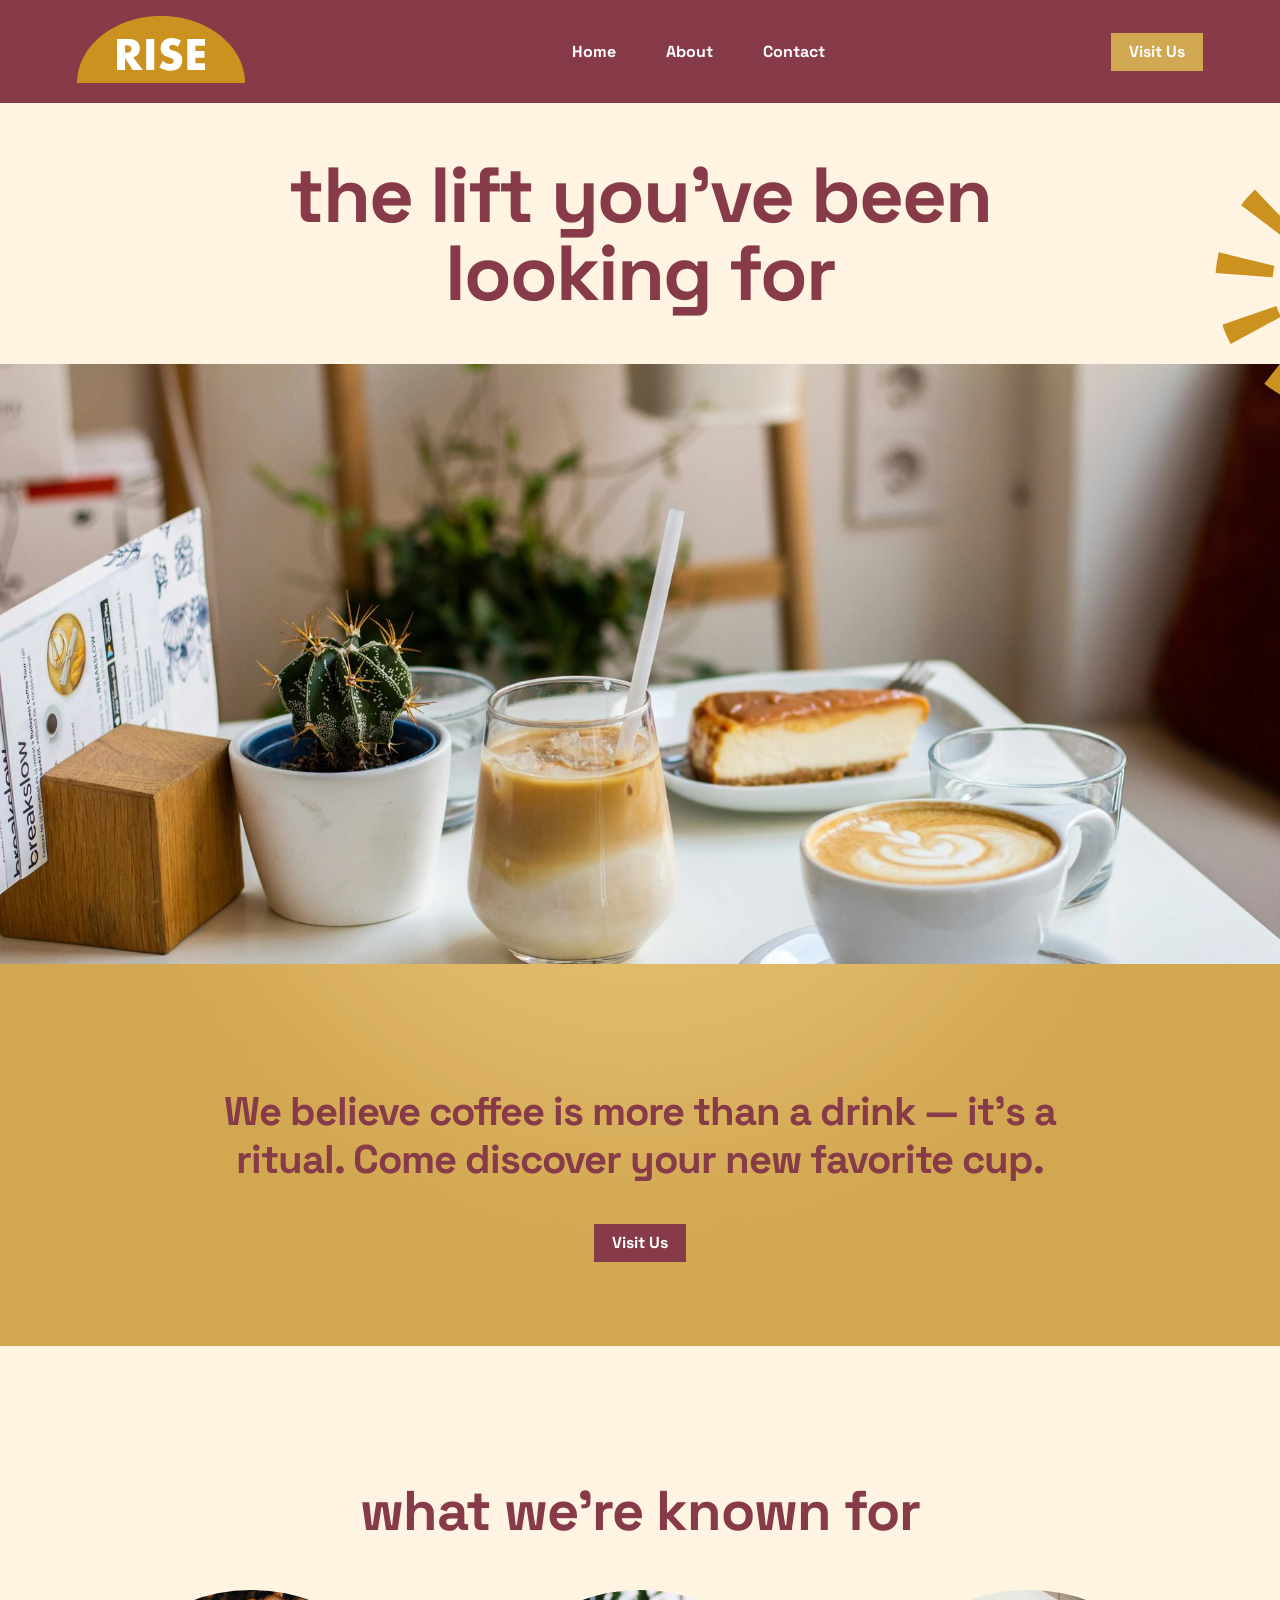
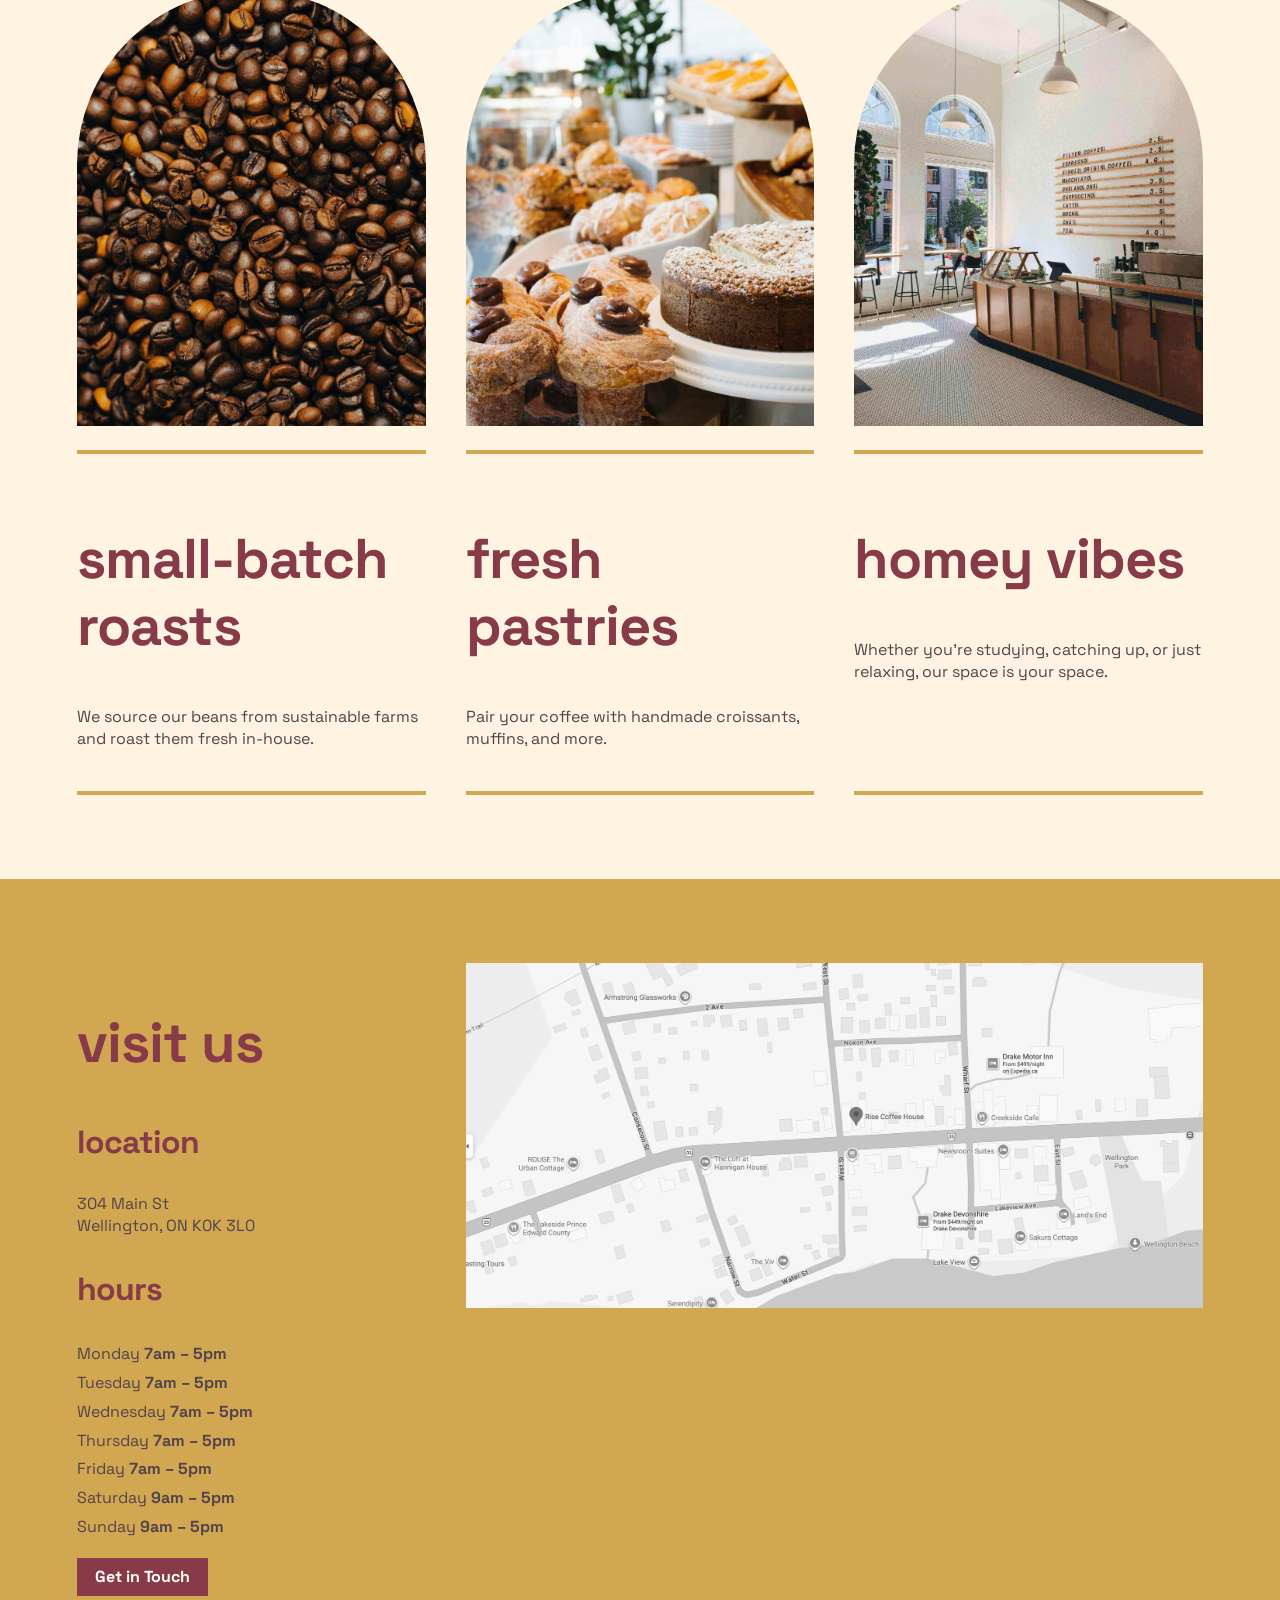
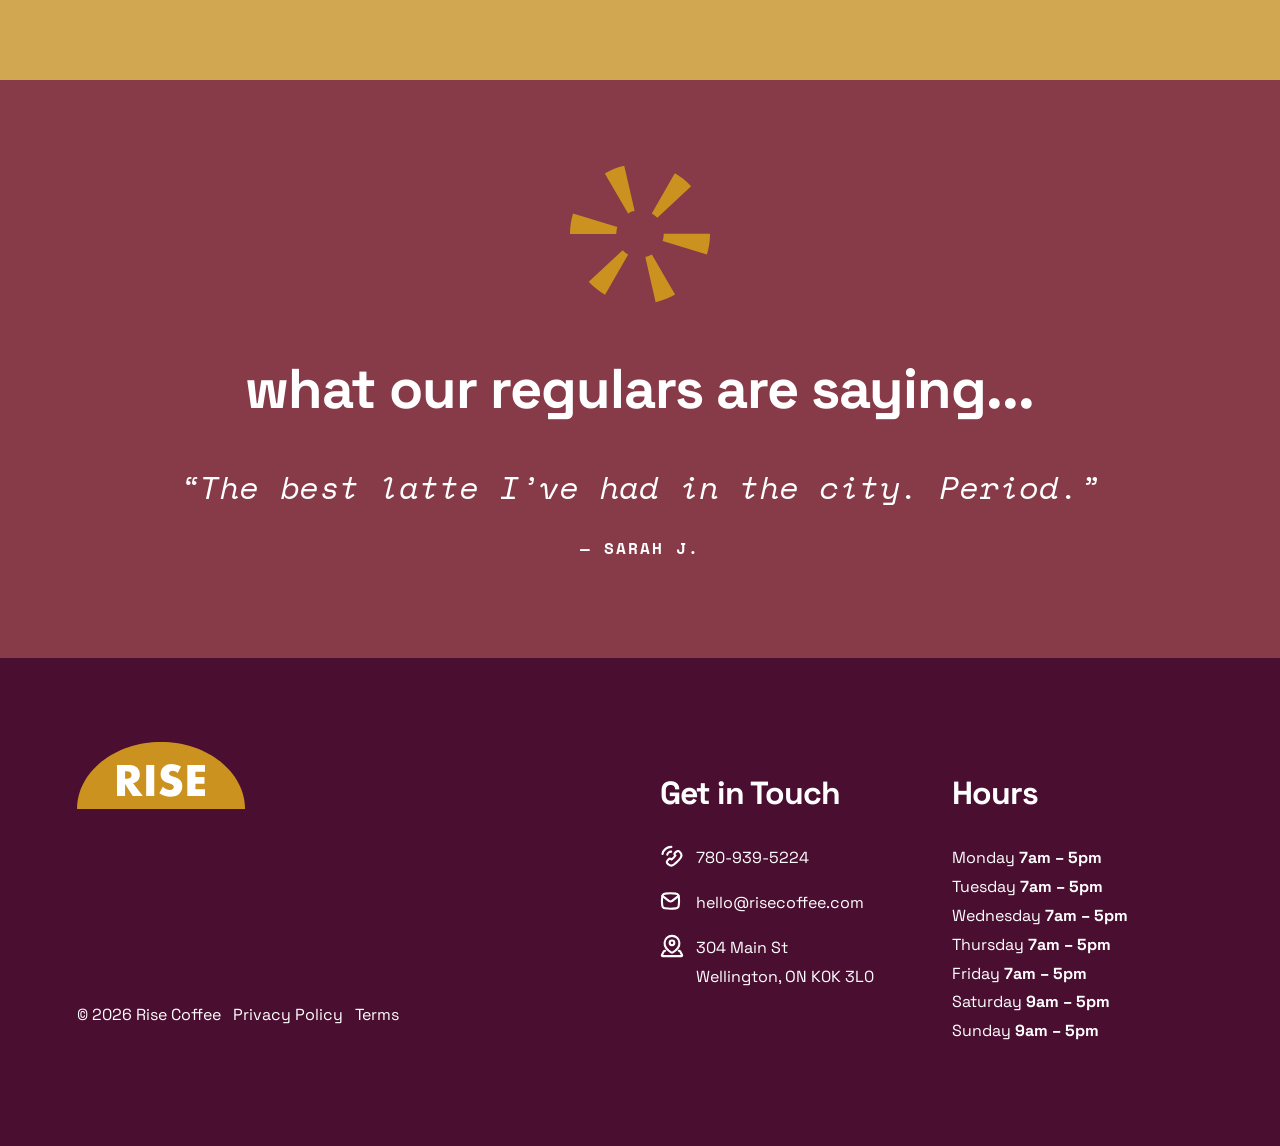
<file: index.html>
<!DOCTYPE html>
<html lang="en">
<head><!-- The head is a container for information ABOUT the page.
           Nothing in here appears on the page. The browser reads it, the visitor never sees it. -->

	<!-- Which character set to use. Leave this out and apostrophes turn into garbage. -->
	<meta charset="utf-8">
	<!-- Tells a phone to use its real width instead of pretending to be a desktop. -->
	<meta name="viewport" content="width=device-width, initial-scale=1">
	<!-- The browser tab text, and what Google shows in search results. Not a heading on the page. -->
	<title>Rise Coffee</title>
	<link rel="icon" href="images/favicon.png">
	<meta name="description" content="A neighbourhood coffee shop on Whyte Avenue. Single origin, roasted here, open from seven.">
	<meta property="og:title" content="Rise Coffee">
	<meta property="og:description" content="A neighbourhood coffee shop on Whyte Avenue.">
	<meta property="og:image" content="https://kyla-27.github.io/rise-coffee/images/rise-coffee.jpg">
	<meta property="og:url" content="https://kyla-27.github.io/rise-coffee/">

	<!-- STYLES -->
	<!-- STEP 1: your two stylesheet links go here -->
	<link rel="stylesheet" href="normalize.css">
	<link rel="stylesheet" href="layout.css">
	<link rel="stylesheet" href="style.css"> 

	<!-- FONTS -->
	<!-- STEP 2: your Google Fonts links go here -->
	<link rel="preconnect" href="https://fonts.googleapis.com">
	<link rel="preconnect" href="https://fonts.gstatic.com" crossorigin>
	<link href="https://fonts.googleapis.com/css2?family=Space+Grotesk:wght@300..700&family=Space+Mono:ital,wght@0,400;0,700;1,400;1,700&display=swap" rel="stylesheet">



</head>

<body><!-- The body holds everything the visitor actually SEES. -->

	<!-- HEADER: the strip along the top. It is the same on every page of the site,
	     which is why it lives outside <main>. -->
	<header>
		<!-- LOGO -->
		<a href="index.html"><img src="images/rise-logo.svg" class="logo" alt="rise logo"></a>

		<!-- NAVIGATION: a menu is a LIST of related links, so it is marked up as a ul with li inside.
		     CSS takes the bullets off later, but underneath it stays a list, because that is what it is. -->
		<nav>
			<ul>
				<li><a class="nav-link" href="index.html">Home</a></li>
				<li><a class="nav-link" href="about.html">About</a></li>
				<li><a class="nav-link" href="contact.html">Contact</a></li>
			</ul>
		</nav>

		<!-- The # in this href jumps to the element with id="visit" further down THIS page,
		     instead of opening a different page. -->
		<a class="button nav-link" href="#visit">Visit Us</a>
		<div class="hamburger">
			<div class="hamburger-bar"></div>
			<div class="hamburger-bar"></div>
			<div class="hamburger-bar"></div>
		</div>
	</header>

	<!-- MAIN: everything between the header and the footer. This is the part that is
	     actually THIS page. One <main> per page. -->
	<main>

		<!-- SECTION: one horizontal band of the page. Look at the mockup: every time the
		     background colour changes, a new section starts. This page has five. -->

		<!-- HERO SECTION: the first thing a visitor sees. -->
		<section>
			<div class="container-full">

				<div class="row row-justify-center">
					<!-- DIV: a plain box with no meaning. It exists so we can group things together and move them around with CSS later. You will use hundreds of these. -->
					<div class="col col-lg-8 col-md-12 col-sm-12 text-center">
						<!-- h1 is the most important heading on the page. Only ever one per page. -->
						<h1>the lift you’ve been looking for</h1>
					</div>
				</div>

				<div class="row">
					<div class="col col-lg-12 col-md-12 col-sm-12">
						<!-- img has no closing tag. An image is a thing, not a container,
				  	 	so there is nothing to wrap around and nothing to close.
				   	 	very image also needs an alt attribute describing what it shows. -->
						<div class="hero-img">
							<img src="images/rise-icon-1.svg" class="hero-icon" alt="">
						</div>
					</div>
				</div>
			</div>
		</section>


		<!-- WE BELIEVE SECTION: gold band in the mockup.
		     Notice the markup is identical to the section above. Only the CSS will differ. -->
		<section class="section-padding background-gold position-relative">
			<img src="images/gradient-1.png" class="gradient-1" alt="">
			<div class="container z-index-2">
		
				<div class="row row-justify-center">
					<div class="col col-lg-10 col-md-12 col-sm-12 text-center">
						<p class="paragraph-large">We believe coffee is more than a drink — it’s a ritual. Come discover your new favorite cup.</p>
						<a class="button-secondary" href="#visit">Visit Us</a>
					</div>
				</div>

			</div>

		</section>


		<!-- KNOWN FOR SECTION: the three cards.
		     Look at columns 1, 2 and 3 below. They are the SAME block written three times
		     with different words. Write one, get it right, then copy it. -->
		<section class="section-padding">
			<div class="container">
				<!-- ROW -->
				<div class="row">
					<div class="col col-lg-12 col-md-12 col-sm-12">
						<h2 class="text-center">what we’re known for</h2>
					</div>
				</div>


				<!-- ROW -->
				<div class="row">
					<!-- COLUMN 1-->
					<div class="col col-lg-4 col-md-6 col-sm-12">
						<div class="card">
							<div class="card-img-wrap">
								<img src="images/rise-coffee-4.jpg" class="card-img" alt ="coffee beans">
							</div>
							<div class="card-border">
								<h2>small-batch roasts</h2>
								<p>We source our beans from sustainable farms and roast them fresh in-house.</p>
							</div>
						</div>
					</div>

					<!-- COLUMN 2 -->
					<div class="col col-lg-4 col-md-6 col-sm-12">
						<div class="card">
							<div class="card-img-wrap">
								<img src="images/rise-coffee-5.jpg" class="card-img" alt="pastries">
							</div>
							<div class="card-border">
								<h2>fresh pastries</h2>
								<p>Pair your coffee with handmade croissants, muffins, and more.</p>
							</div>
						</div>
					</div>

					<!-- COLUMN 3 -->
					<div class="col col-lg-4 col-md-6 col-sm-12">
						<div class="card">
							<div class="card-img-wrap">
								<img src="images/rise-coffee-2.jpg" class="card-img" alt="rise cafe interior">
							</div>
							<div class="card-border">
								<h2>homey vibes</h2>
								<p>Whether you're studying, catching up, or just relaxing, our space is your space.</p>
							</div>
						</div>
					</div>
				</div>
			</div>
		</section>


		<!-- VISIT US SECTION. The id="visit" is what the Visit Us buttons jump to.
		     An id can only be used once per page. A class can be used as often as you like. -->
		<section class="section-padding background-gold" id="visit"><!--VISIT US SECTION-->
			<div class="container">
				
				<div class="row">
					<div class="col col-lg-4 col-md-6 col-sm-12">
						<div>
							<h2>visit us</h2>
							<h3>location</h3>
							<p>304 Main St<br>Wellington, ON  K0K 3L0</p>
						</div>

						<div>
							<h3>hours</h3>
							<ul class="hours">
								<li>Monday <span class="bold">7am – 5pm</span></li>
								<li>Tuesday <span class="bold">7am – 5pm</span></li>
								<li>Wednesday <span class="bold">7am – 5pm</span></li>
								<li>Thursday <span class="bold">7am – 5pm</span></li>
								<li>Friday <span class="bold">7am – 5pm</span></li>
								<li>Saturday <span class="bold">9am – 5pm</span></li>
								<li>Sunday <span class="bold">9am – 5pm</span></li>
							</ul>
						</div>

						<div>
							<a class="button-secondary" href="contact.html#inquire">Get in Touch</a>
						</div>
					</div>
				
					<div class="col col-lg-8 col-md-12 col-sm-12">
						<img src="images/map.png" class="map-img-2" alt="map">
					</div>

				</div>
			</div>
		</section>


		<section class="section-padding background-maroon-light"><!--TESTIMONIALS SECTION-->
			<div class="container">
				<div class="row row-justify-center">
					<div class="col col-lg-10 col-md-12 col-sm-12 text-center">
						<img src="images/rise-icon-2.svg" class="testimonial-icon" alt="">
						<h2 class="text-white">what our regulars are saying...</h2>
						<p class="testimonial-quote">“The best latte I’ve had in the city. Period.”</p>
						<p class="testimonial-name">— Sarah J.</p>
					</div>
				</div>
			</div>
		</section>
	</main>

	<footer class="section-padding background-maroon"><!--FOOTER-->
		<div class="container">
			
			<div class="row"><!--ROW-->
				<div class="col col-lg-6 col-md-12 col-sm-12 footer-left"><!--COLUMN 1-->
					<a href="index.html"><img src="images/rise-logo.svg" class="logo" alt="rise logo"></a>
					<div class="footer-legal text-bottom">
						<ul class="footer-legal">
							<li><p class="footer-text">© 2026 Rise Coffee</p></li>
							<li><p class="footer-text">Privacy Policy</p></li>
							<li><p class="footer-text">Terms</p></li>
						</ul>
					</div>
				</div>
				
				<div class="col col-lg-3 col-md-6 col-sm-12"><!--COLUMN 2-->
					<h3 class="footer-headers">Get in Touch</h3>
					<ul class="contact-list">
						<li>
							<img src="images/phone-icon.svg" alt="phone icon">
							<p class="footer-text">780-939-5224</p>
						</li>
						<li>
							<img src="images/email-icon.svg" alt="email icon">
							<p class="footer-text">hello@risecoffee.com</p>
						</li>
						<li>
							<img src="images/location-icon.svg" alt="location icon">
							<p class="footer-text">304 Main St<br>Wellington, ON  K0K 3L0</p>
						</li>
					</ul>
				</div>
				
				<div class="col col-lg-3 col-md-6 col-sm-12"><!--COLUMN 3-->
					<h3 class="footer-headers">Hours</h3>
					<ul class="footer-text">
						<li>Monday <span class="bold">7am – 5pm</span></li>
						<li>Tuesday <span class="bold">7am – 5pm</span></li>
						<li>Wednesday <span class="bold">7am – 5pm</span></li>
						<li>Thursday <span class="bold">7am – 5pm</span></li>
						<li>Friday <span class="bold">7am – 5pm</span></li>
						<li>Saturday <span class="bold">9am – 5pm</span></li>
						<li>Sunday <span class="bold">9am – 5pm</span></li>
					</ul>
				</div>
			
			</div>
		</div>
	</footer>
</body>
</html>
</file>
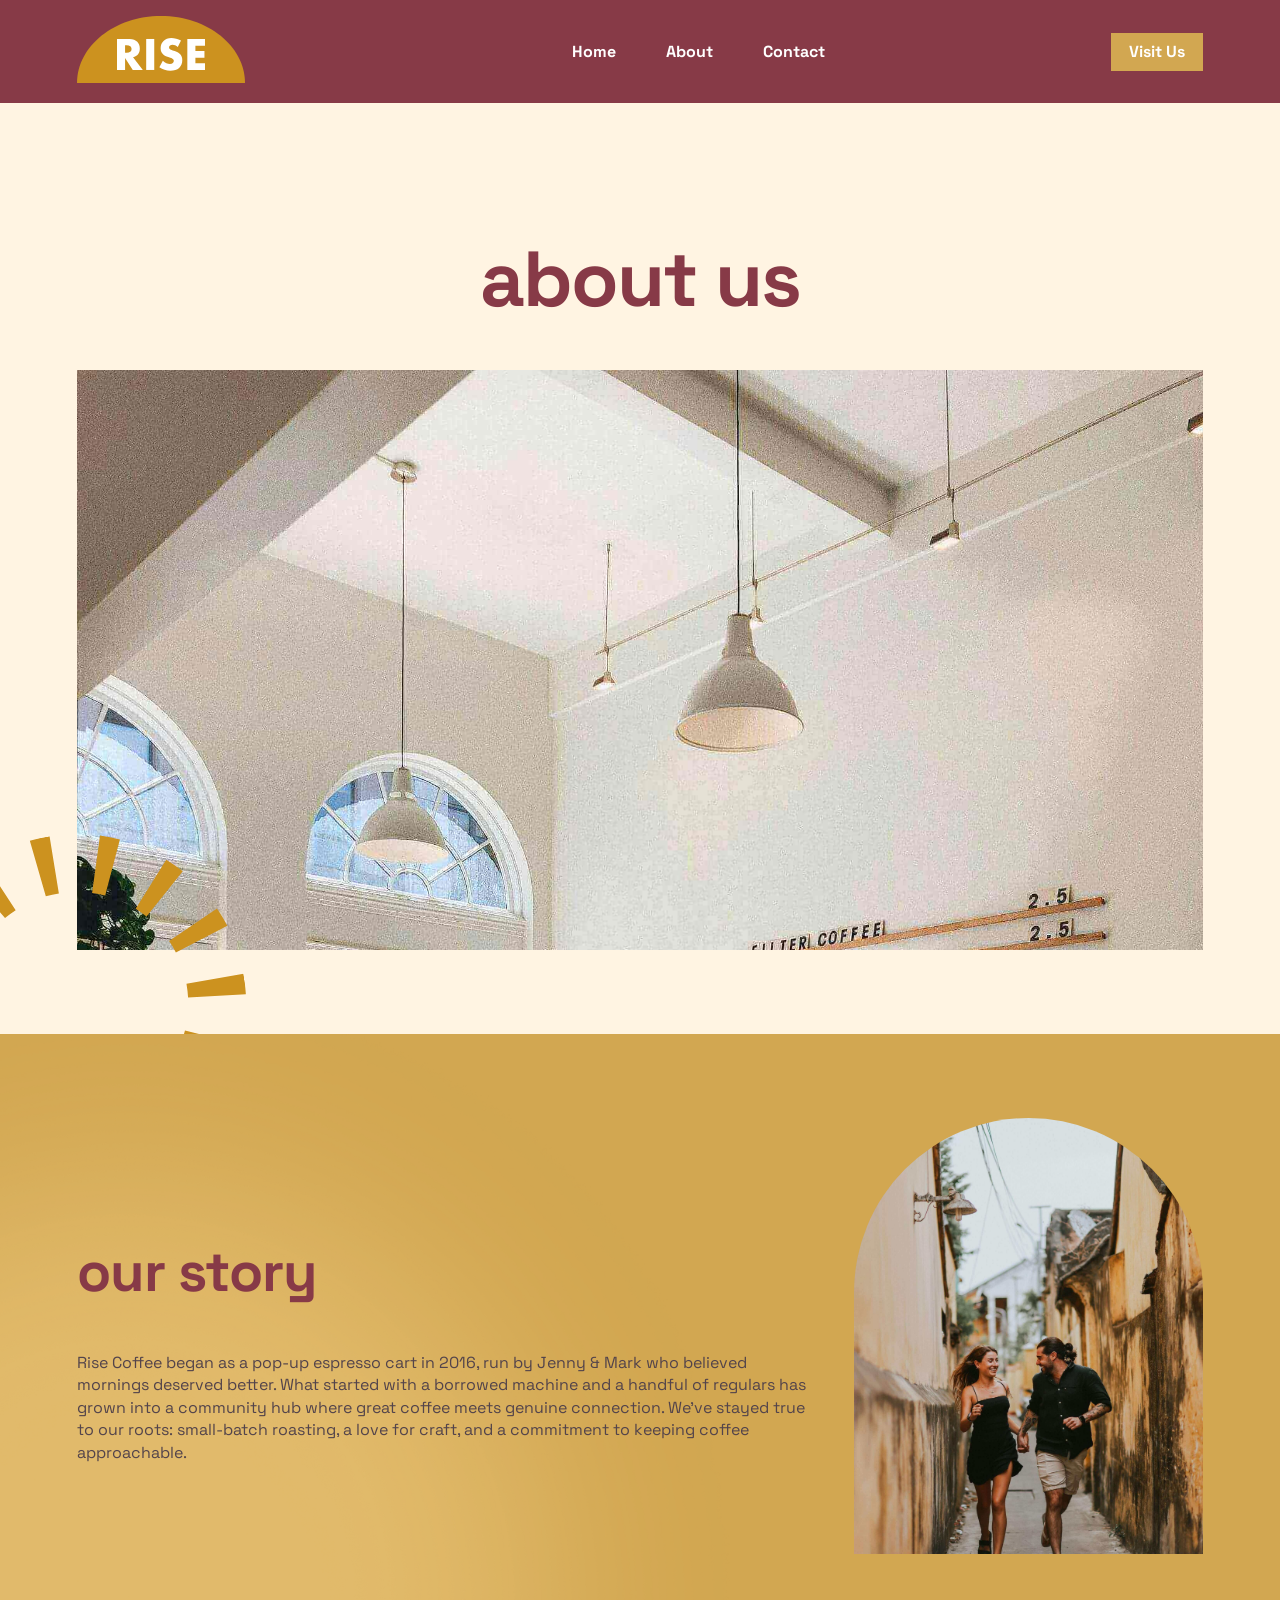
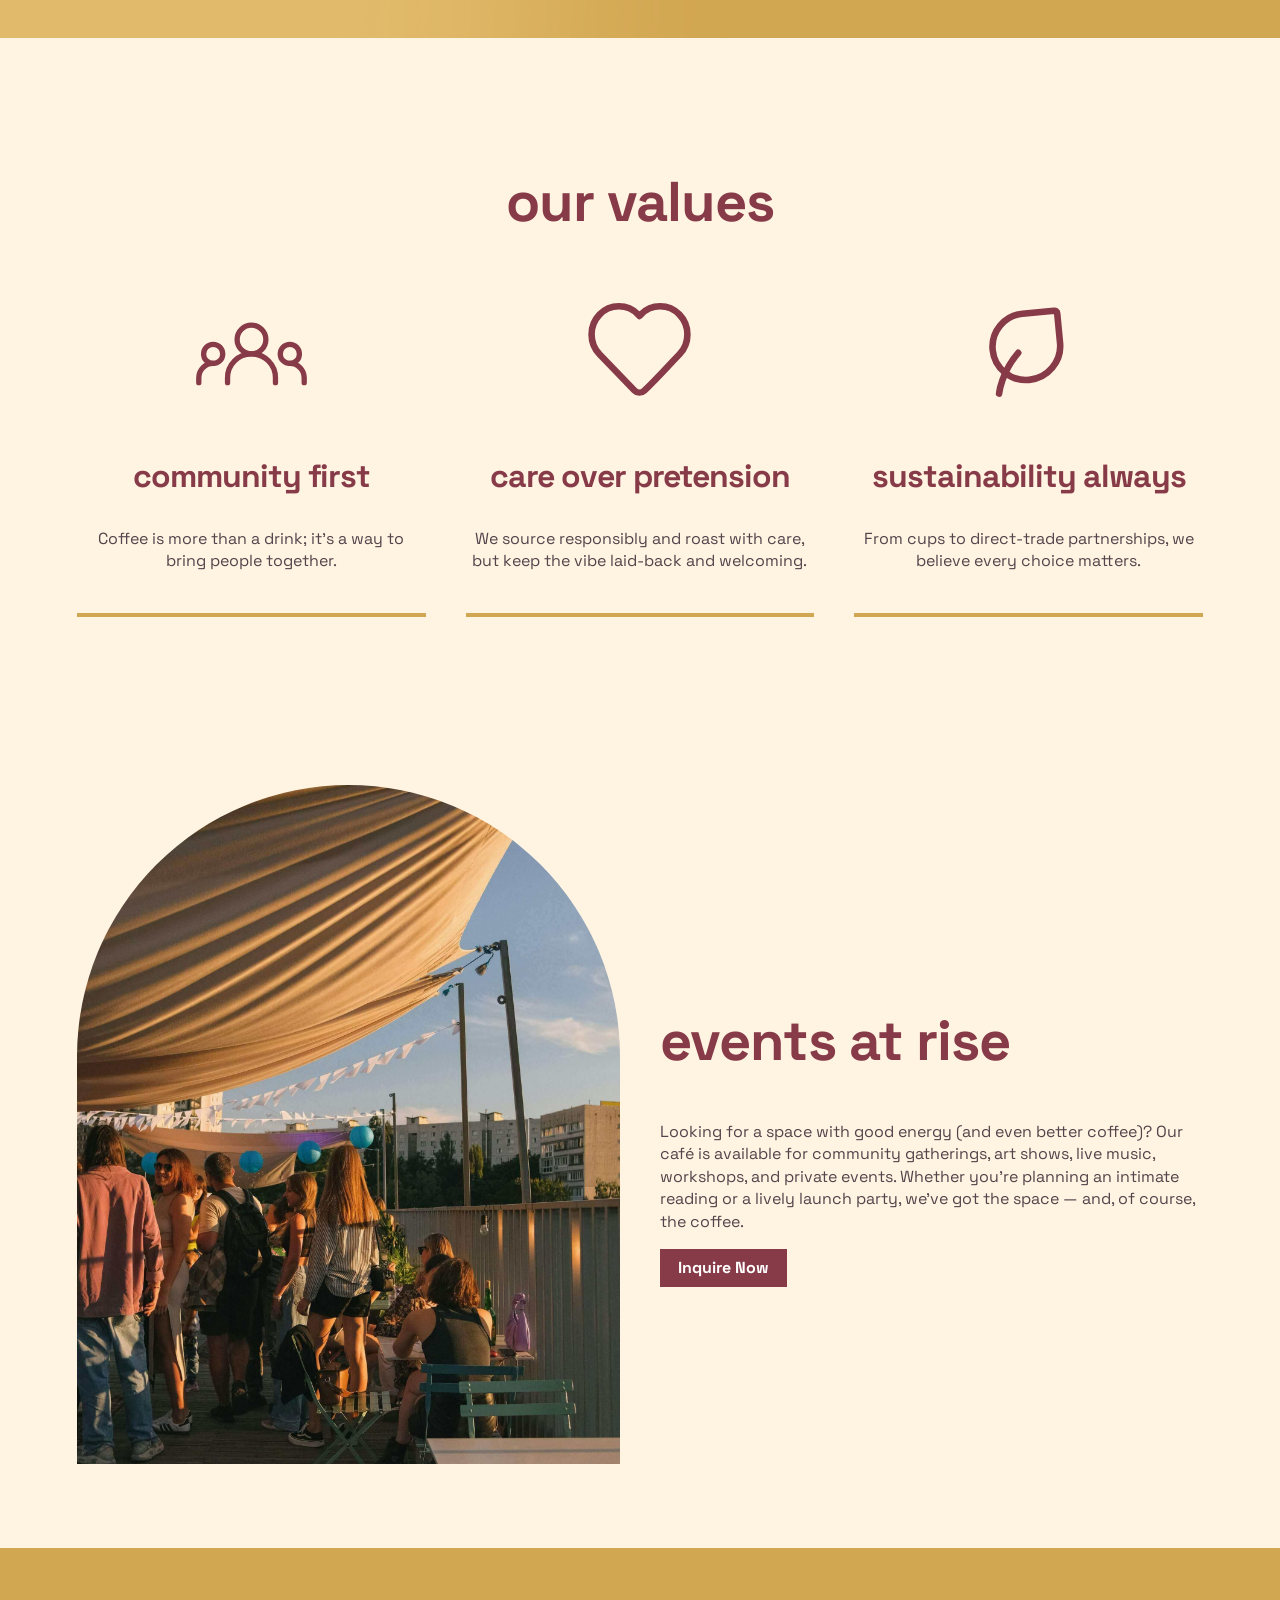
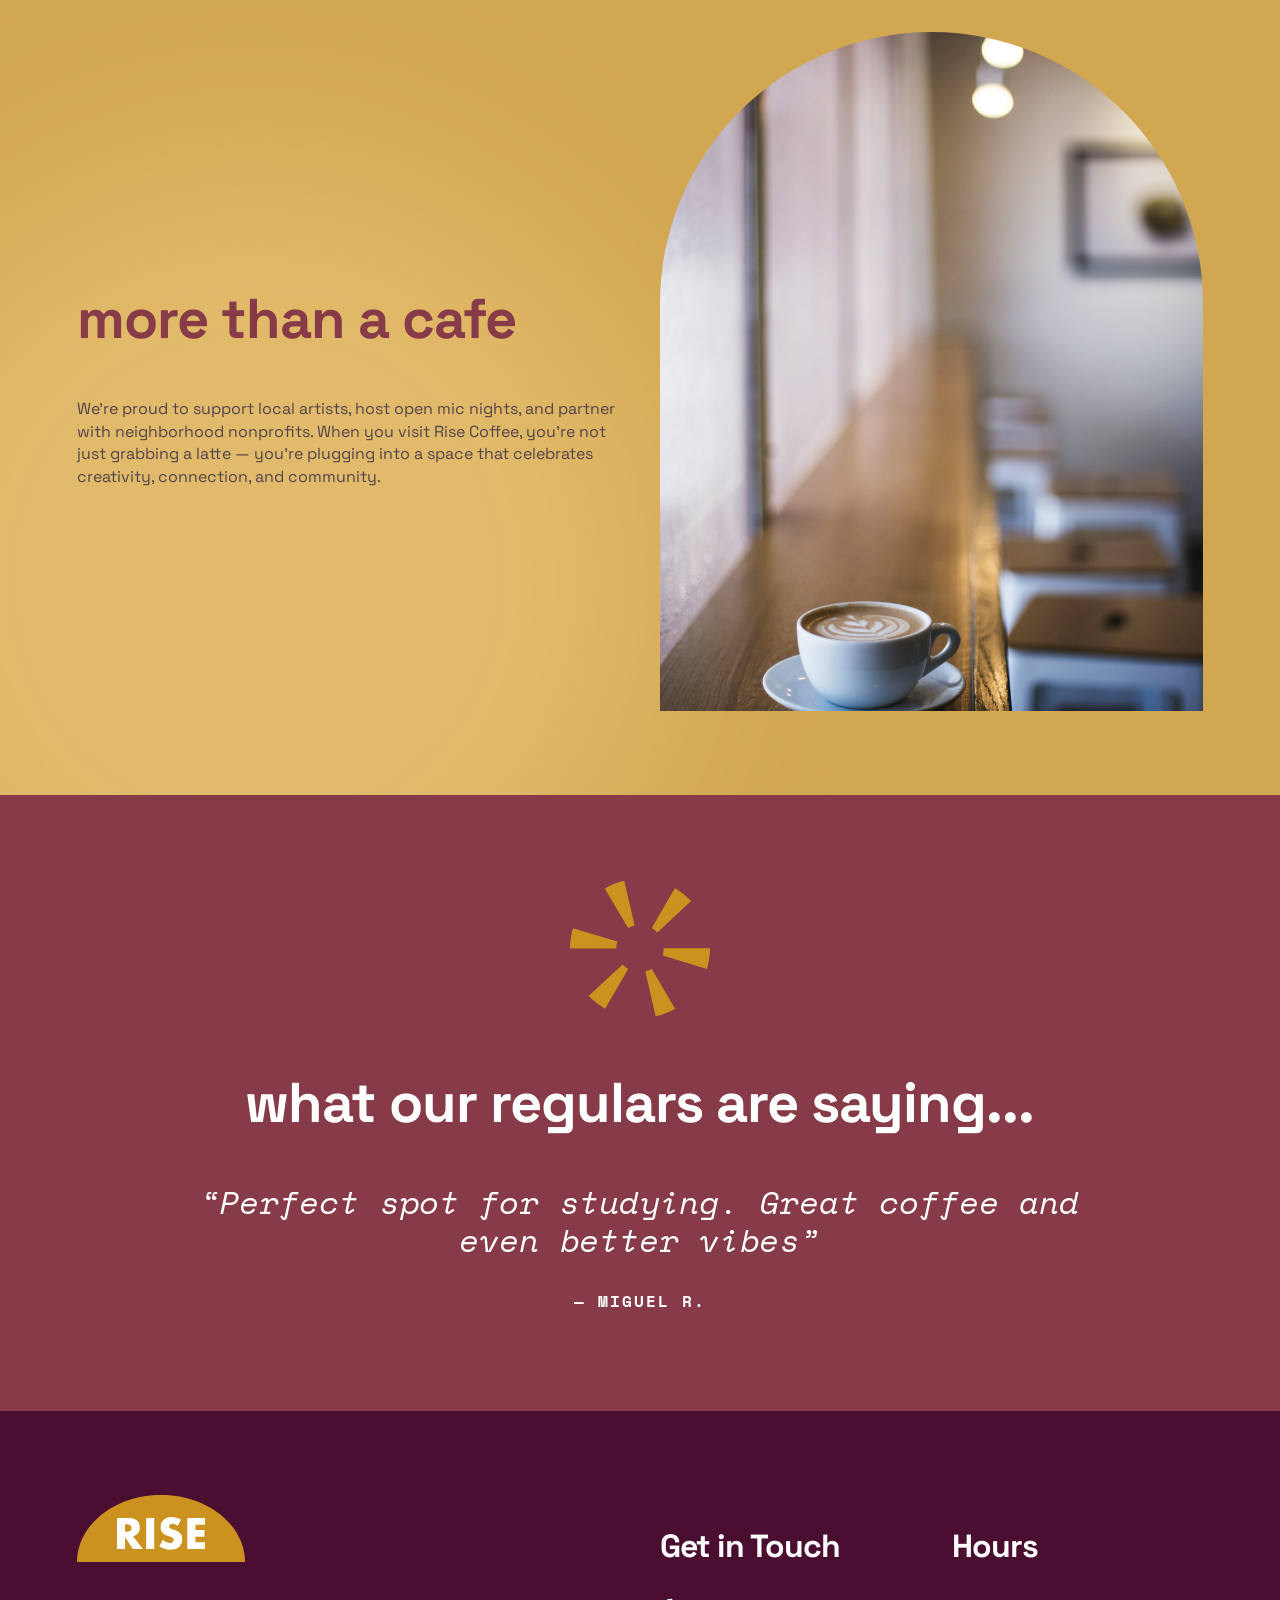
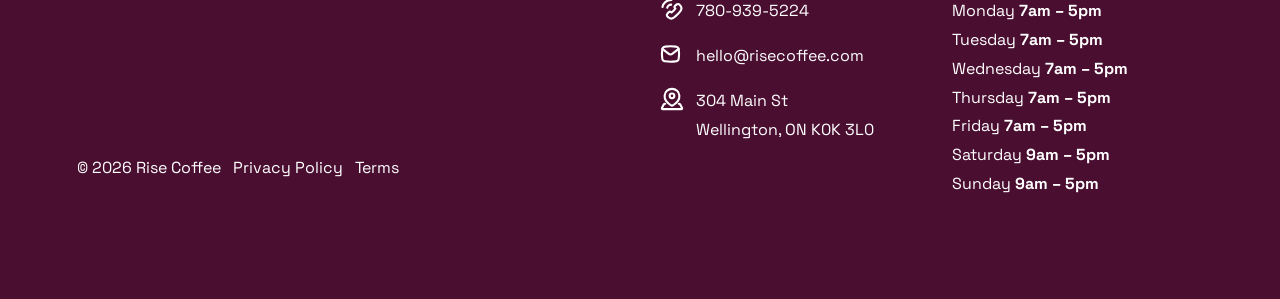
<file: about.html>
<!DOCTYPE html>
<html lang="en">
<head>
	<meta charset="UTF-8">
	<meta name="viewport" content="width=device-width, initial-scale=1">
	<title>About | Rise Coffee</title>
	<link rel="icon" href="images/favicon.png">
	<meta property="og:title" content="Rise Coffee">
	<meta property="og:description" content="A neighbourhood coffee shop on Whyte Avenue.">
	<meta property="og:image" content="https://kyla-27.github.io/rise-coffee/images/rise-coffee.jpg">
	<meta property="og:url" content="https://kyla-27.github.io/rise-coffee/">
	<!--STYLES-->
	<link rel="stylesheet" href="normalize.css">
	<link rel="stylesheet" href="layout.css">
	<link rel="stylesheet" href="style.css"> 

	<!--FONTS-->
	<link rel="preconnect" href="https://fonts.googleapis.com">
	<link rel="preconnect" href="https://fonts.gstatic.com" crossorigin>
	<link href="https://fonts.googleapis.com/css2?family=Space+Grotesk:wght@300..700&family=Space+Mono:ital,wght@0,400;0,700;1,400;1,700&display=swap" rel="stylesheet">
</head>

<body>
	<header><!--HEADER-->
		<a href="index.html">
			<img src="images/rise-logo.svg" class="logo" alt="rise logo">
		</a>
		<nav>
			<ul>
				<li><a class="nav-link" href="index.html">Home</a></li>
				<li><a class="nav-link" href="about.html">About</a></li>
				<li><a class="nav-link" href="contact.html">Contact</a></li>
			</ul>
		</nav>
		<a class="button nav-link" href="index.html#visit">Visit Us</a>
		<div class="hamburger">
			<div class="hamburger-bar"></div>
			<div class="hamburger-bar"></div>
			<div class="hamburger-bar"></div>
		</div>
	</header>

	<main>
		<section class="section-padding"><!--HERO SECTION-->
			<div class="container">
				<div class="row row-justify-center">
					<div class="col col-lg-4 col-md-6 col-sm-12 text-center">
						<h1>about us</h1>
					</div>
				</div>
				<div class="row">
					<div class="col col-lg-12 col-md-12 col-sm-12">
						<div class="hero-img-2">
							<img src="images/rise-icon-3.svg" class="hero-icon-2" alt="">
						</div>
					</div>
				</div>
			</div>
		</section>

		<section class="section-padding background-gold position-relative"><!--OUR STORY SECTION-->
			<img src="images/gradient-1.png" class="gradient-3" alt="">
			<div class="container z-index-2">
				<div class="row row-align-center">
					<div class="col col-lg-8 col-md-12 col-sm-12">
						<h2>our story</h2>
						<p>Rise Coffee began as a pop-up espresso cart in 2016, run by Jenny & Mark who believed mornings deserved better. What started with a borrowed machine and a handful of regulars has grown into a community hub where great coffee meets genuine connection. We’ve stayed true to our roots: small-batch roasting, a love for craft, and a commitment to keeping coffee approachable.</p>
					</div>
					<div class="col col-lg-4 col-md-6 col-sm-12">
						<div class="card-img-wrap">
							<img src="images/rise-coffee-7.jpg" class="card-img" alt="running in an alley">
						</div>
					</div>
				</div>
			</div>
		</section>

		<section class="section-padding"><!--OUR VALUES SECTION-->
			<div class="container">

				<div class="row">
					<div class="col col-lg-12 col-md-12 col-sm-12">
						<h2 class="text-center">our values</h2>
					</div>
				</div>

				<div class="row"><!--ROW-->

					<div class="col col-lg-4 col-md-6 col-sm-12 text-center"><!--COLUMN 1-->
						<img src="images/icon-1.svg" class="value-icons" alt="people icon">
						<div class="card-underline">
							<h3>community first</h3>
							<p>Coffee is more than a drink; it’s a way to bring people together.</p>
						</div>
					</div>

					<div class="col col-lg-4 col-md-6 col-sm-12 text-center"><!--COLUMN 2-->
						<img src="images/icon-2.svg" class="value-icons" alt="heart icon">
						<div class="card-underline">
							<h3>care over pretension</h3>
							<p>We source responsibly and roast with care, but keep the vibe laid-back and welcoming.</p>
						</div>
					</div>

					<div class="col col-lg-4 col-md-6 col-sm-12 text-center"><!--COLUMN 3-->
						<img src="images/icon-3.svg" class="value-icons" alt="leaf icon">
						<div class="card-underline">
							<h3>sustainability always</h3>
							<p>From cups to direct-trade partnerships, we believe every choice matters.</p>
						</div>
					</div>

				</div>
			</div>
		</section>

		<section class="section-padding"><!--EVENTS AT RISE SECTION-->
			<div class="container">
				<div class="row row-align-center"><!--ROW-->
					<div class="col col-lg-6 col-md-6 col-sm-12"><!--COLUMN 1-->
						<div class="card-img-wrap-large">
							<img src="images/rise-coffee-8.jpg" class="card-img" alt="outdoor event">
						</div>
					</div>
					<div class="col col-lg-6 col-md-6 col-sm-12"><!--COLUMN 2-->
						<h2>events at rise</h2>
						<p>Looking for a space with good energy (and even better coffee)? Our café is available for community gatherings, art shows, live music, workshops, and private events. Whether you’re planning an intimate reading or a lively launch party, we’ve got the space — and, of course, the coffee.</p>				
						<a class="button-secondary" href="contact.html#inquire">Inquire Now</a>
					</div>
				</div>
			</div>
		</section>

		<section class="section-padding background-gold position-relative"><!--MORE THAN A CAFE SECTION-->
			<img src="images/gradient-1.png" class="gradient-4" alt="">
			<div class="container z-index-2">
				<div class="row row-align-center">
					<div class="col col-lg-6 col-md-6 col-sm-12"><!--COLUMN 1-->
						<h2>more than a cafe</h2>
						<p>We’re proud to support local artists, host open mic nights, and partner with neighborhood nonprofits. When you visit Rise Coffee, you’re not just grabbing a latte — you’re plugging into a space that celebrates creativity, connection, and community.</p>
					</div>
					<div class="col col-lg-6 col-md-6 col-sm-12"><!--COLUMN 2-->
						<div class="card-img-wrap-large">
							<img src="images/rise-coffee-3.jpg" class="card-img" alt="latte on a counter">
						</div>
					</div>
				</div>
			</div>
		</section>

		<section class="section-padding background-maroon-light"><!--TESTIMONIALS SECTION-->
			<div class="container">
				<div class="row row-justify-center">
					<div class="col col-lg-10 col-md-12 col-sm-12 text-center">
						<img src="images/rise-icon-2.svg" class="testimonial-icon" alt="">
						<h2 class="text-white">what our regulars are saying...</h2>
						<p class="testimonial-quote">“Perfect spot for studying. Great coffee and even better vibes”</p>
						<p class="testimonial-name">— Miguel R.</p>
					</div>
				</div>
			</div>
		</section>
	</main>

	<footer class="section-padding background-maroon"><!--FOOTER-->
		<div class="container">
			
			<div class="row"><!--ROW-->
				<div class="col col-lg-6 col-md-12 col-sm-12 footer-left"><!--COLUMN 1-->
					<a href="index.html"><img src="images/rise-logo.svg" class="logo" alt="rise logo"></a>
					<div class="footer-legal text-bottom">
						<ul class="footer-legal">
							<li><p class="footer-text">© 2026 Rise Coffee</p></li>
							<li><p class="footer-text">Privacy Policy</p></li>
							<li><p class="footer-text">Terms</p></li>
						</ul>
					</div>
				</div>
				
				<div class="col col-lg-3 col-md-6 col-sm-12"><!--COLUMN 2-->
					<h3 class="footer-headers">Get in Touch</h3>
					<ul class="contact-list">
						<li>
							<img src="images/phone-icon.svg" alt="phone icon">
							<p class="footer-text">780-939-5224</p>
						</li>
						<li>
							<img src="images/email-icon.svg" alt="email icon">
							<p class="footer-text">hello@risecoffee.com</p>
						</li>
						<li>
							<img src="images/location-icon.svg" alt="location icon">
							<p class="footer-text">304 Main St<br>Wellington, ON  K0K 3L0</p>
						</li>
					</ul>
				</div>
				
				<div class="col col-lg-3 col-md-6 col-sm-12"><!--COLUMN 3-->
					<h3 class="footer-headers">Hours</h3>
					<ul class="footer-text">
						<li>Monday <span class="bold">7am – 5pm</span></li>
						<li>Tuesday <span class="bold">7am – 5pm</span></li>
						<li>Wednesday <span class="bold">7am – 5pm</span></li>
						<li>Thursday <span class="bold">7am – 5pm</span></li>
						<li>Friday <span class="bold">7am – 5pm</span></li>
						<li>Saturday <span class="bold">9am – 5pm</span></li>
						<li>Sunday <span class="bold">9am – 5pm</span></li>
					</ul>
				</div>
			
			</div>
		</div>
	</footer>
</body>
</html>
</file>
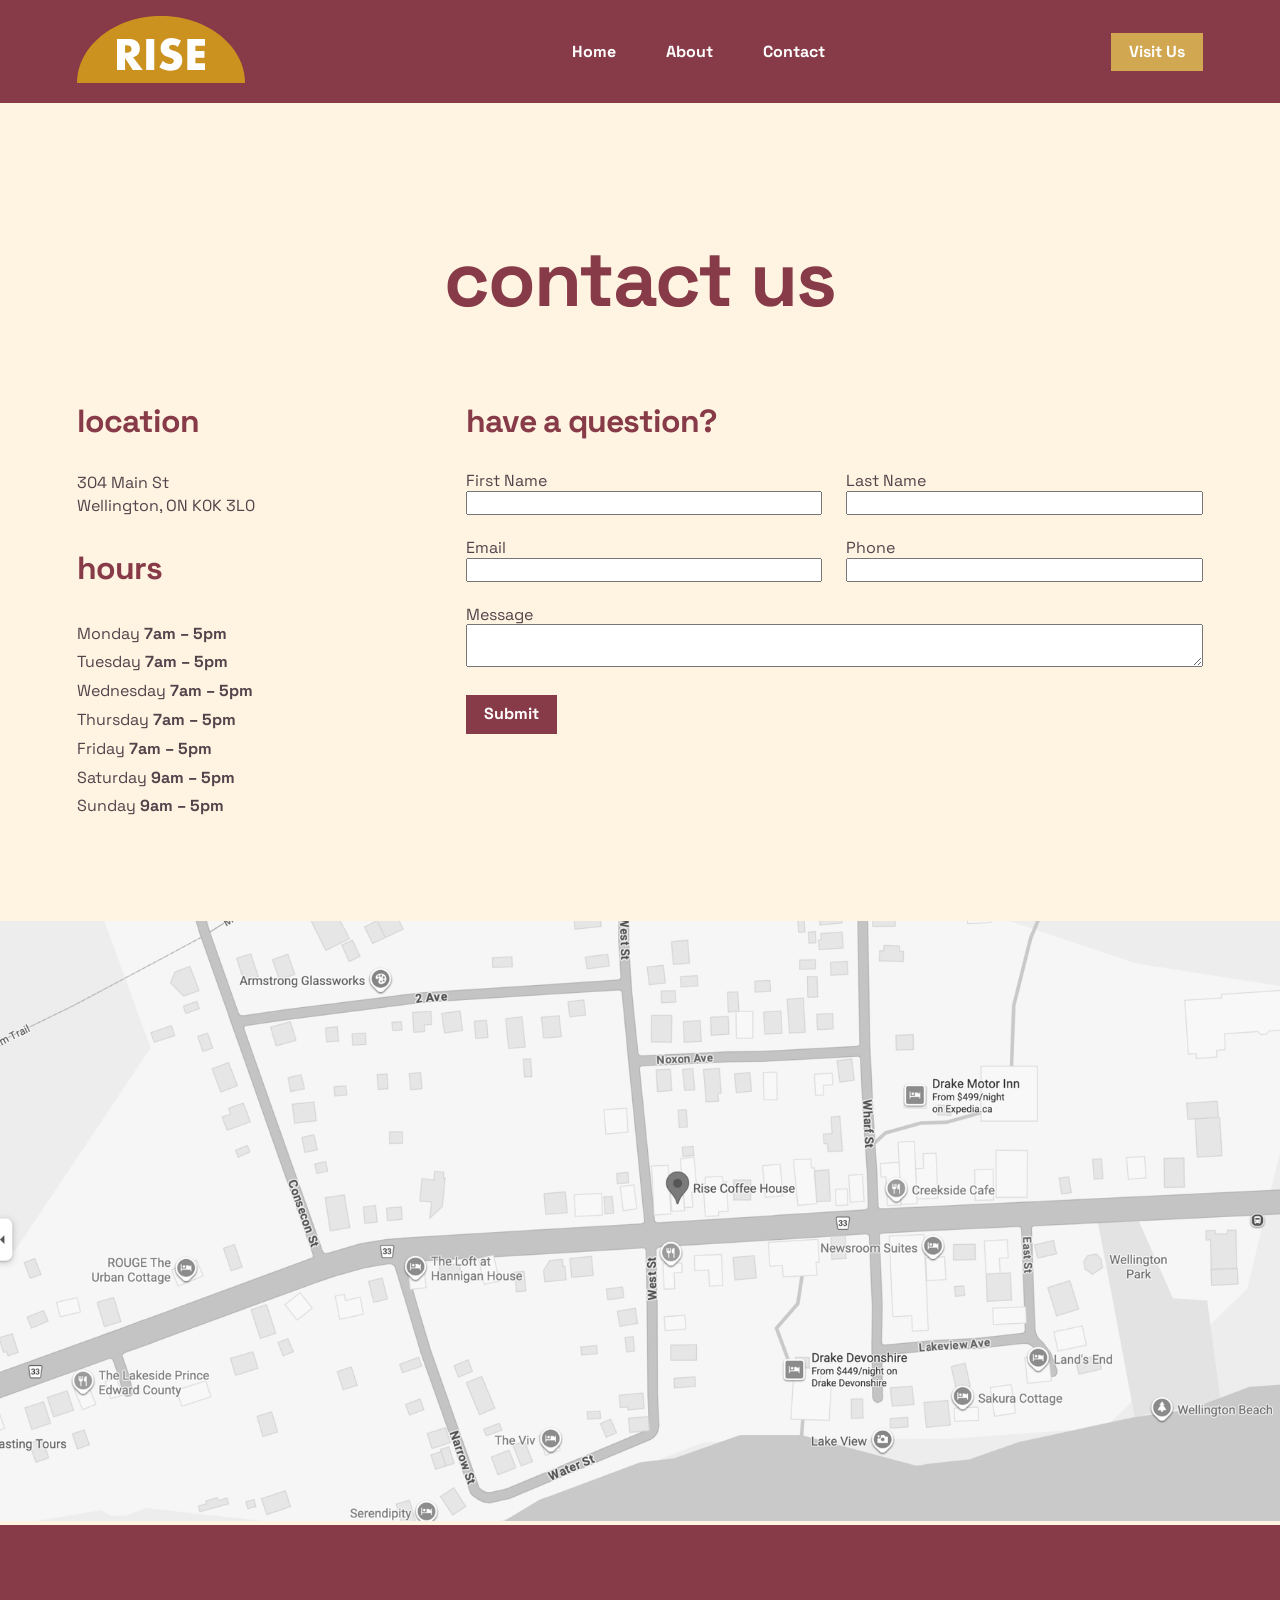
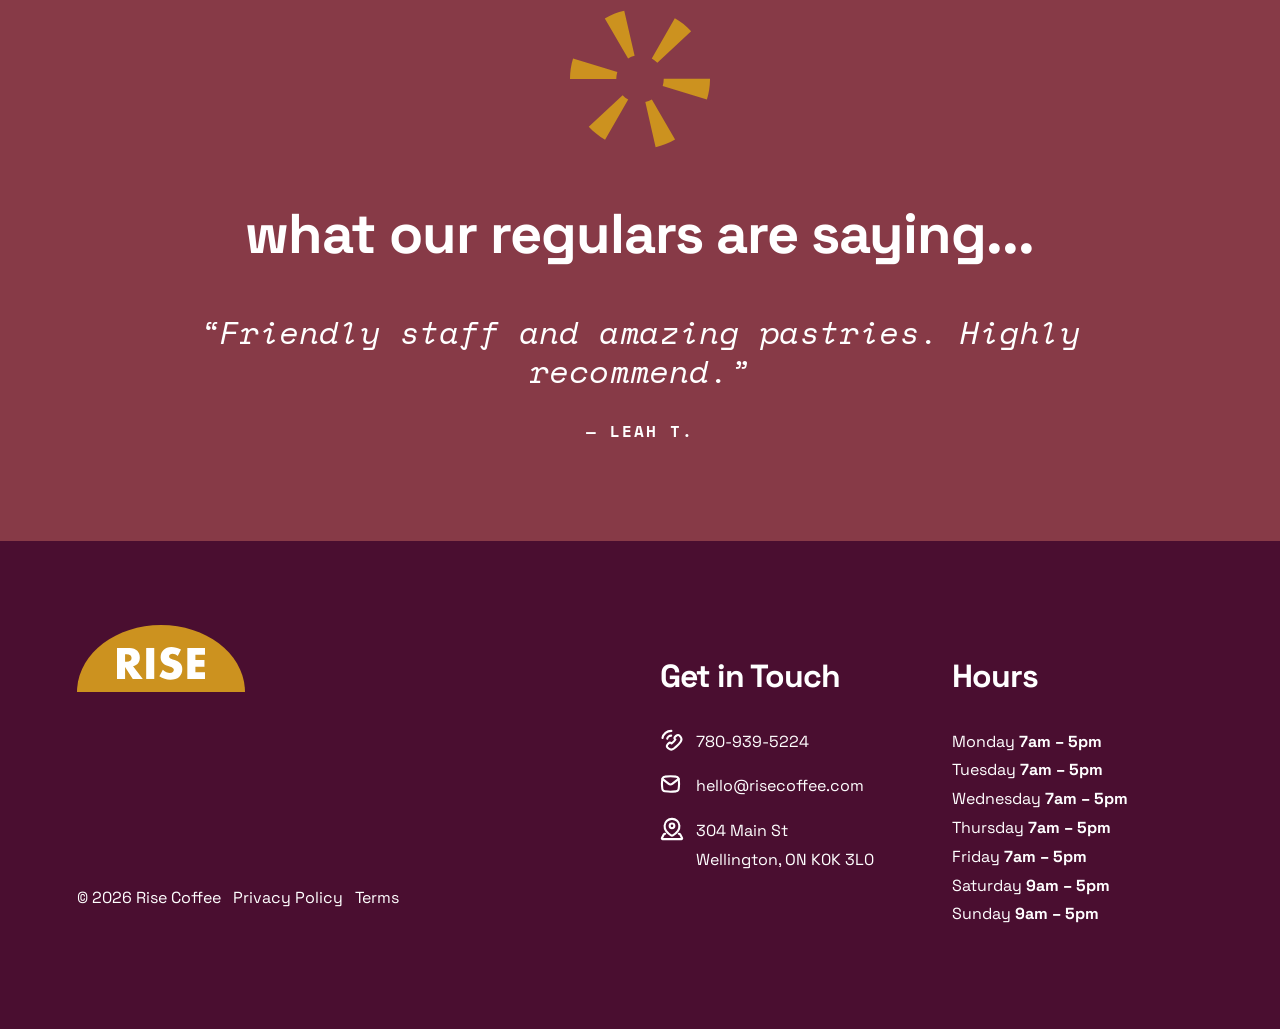
<file: contact.html>
<!DOCTYPE html>
<html lang="en">
<head>
	<meta charset="UTF-8">
	<meta name="viewport" content="width=device-width, initial-scale=1">
	<title>Contact | Rise Coffee</title>
	<link rel="icon" href="images/favicon.png">
	<meta property="og:title" content="Rise Coffee">
	<meta property="og:description" content="A neighbourhood coffee shop on Whyte Avenue.">
	<meta property="og:image" content="https://kyla-27.github.io/rise-coffee/images/rise-coffee.jpg">
	<meta property="og:url" content="https://kyla-27.github.io/rise-coffee/">

	<!--STYLES-->
	<link rel="stylesheet" href="normalize.css">
	<link rel="stylesheet" href="layout.css">
	<link rel="stylesheet" href="style.css"> 

	<!--FONTS-->
	<link rel="preconnect" href="https://fonts.googleapis.com">
	<link rel="preconnect" href="https://fonts.gstatic.com" crossorigin>
	<link href="https://fonts.googleapis.com/css2?family=Space+Grotesk:wght@300..700&family=Space+Mono:ital,wght@0,400;0,700;1,400;1,700&display=swap" rel="stylesheet">
</head>

<body>
	<header><!--HEADER-->
		<a href="index.html">
			<img src="images/rise-logo.svg" class="logo" alt="rise logo">
		</a>
		<nav>
			<ul>
				<li><a class="nav-link" href="index.html">Home</a></li>
				<li><a class="nav-link" href="about.html">About</a></li>
				<li><a class="nav-link" href="contact.html">Contact</a></li>
			</ul>
		</nav>
		<a class="button nav-link" href="index.html#visit">Visit Us</a>
		<div class="hamburger">
			<div class="hamburger-bar"></div>
			<div class="hamburger-bar"></div>
			<div class="hamburger-bar"></div>
		</div>
	</header>

	<main>
		<section class="section-padding"><!--HERO SECTION-->
			
			<div class="container">
				
				<div class="row">
					<div class="col col-lg-12 col-md-12 col-sm-12">
						<h1 class="text-center">contact us</h1>
					</div>
				</div>

				<div class="row">
					<div class="col col-lg-4 col-md-6 col-sm-12">
						<div>
							<h3>location</h3>
							<p>304 Main St<br>Wellington, ON  K0K 3L0</p>
						</div>

						<div>
							<h3>hours</h3>
							<ul class="hours">
								<li>Monday <span class="bold">7am – 5pm</span></li>
								<li>Tuesday <span class="bold">7am – 5pm</span></li>
								<li>Wednesday <span class="bold">7am – 5pm</span></li>
								<li>Thursday <span class="bold">7am – 5pm</span></li>
								<li>Friday <span class="bold">7am – 5pm</span></li>
								<li>Saturday <span class="bold">9am – 5pm</span></li>
								<li>Sunday <span class="bold">9am – 5pm</span></li>
							</ul>
						</div>
					</div>

					<div class="col col-lg-8 col-md-6 col-sm-12">
						<div id="inquire">
							<h3>have a question?</h3>
							<form class="contact-form">
								<div class="field">
									<label for="FirstName">First Name</label>
									<input type="text" id="FirstName" class="input-text">
								</div>
								<div class="field">
									<label for="LastName">Last Name</label>
									<input type="text" id="LastName" class="input-text">
								</div>
								<div class="field">
									<label for="Email">Email</label>
									<input type="email" id="Email" class="input-text">
								</div>
								<div class="field">
									<label for="Phone">Phone</label>
									<input type="tel" id="Phone" class="input-text">
								</div>
								<div class="field field-wide">
									<label for="Message">Message</label>
									<textarea id="Message" class="input-message"></textarea>
								</div>
								<input type="submit" value="Submit" class="button-secondary form-submit">
							</form>
						</div>
					</div>
				</div>
			</div>

		</section>

		<section><!--MAP-->
			<div class="container-full">
				<div class="row">
					<div class="col col-lg-12 col-md-12 col-sm-12">
						<img src="images/map.png" class="map-img" alt="map">
					</div>
				</div>
			</div>
		</section>

		<section class="section-padding background-maroon-light"><!--TESTIMONIALS SECTION-->
			<div class="container">
				<div class="row row-justify-center">
					<div class="col col-lg-10 col-md-12 col-sm-12 text-center">
						<img src="images/rise-icon-2.svg" class="testimonial-icon" alt="">
						<h2 class="text-white">what our regulars are saying...</h2>
						<p class="testimonial-quote">“Friendly staff and amazing pastries. Highly recommend.”</p>
						<p class="testimonial-name">— Leah T.</p>
					</div>
				</div>
			</div>
		</section>
	</main>

	<footer class="section-padding background-maroon"><!--FOOTER-->
		<div class="container">
			
			<div class="row"><!--ROW-->
				<div class="col col-lg-6 col-md-12 col-sm-12 footer-left"><!--COLUMN 1-->
					<a href="index.html"><img src="images/rise-logo.svg" class="logo" alt="rise logo"></a>
					<div class="footer-legal text-bottom">
						<ul class="footer-legal">
							<li><p class="footer-text">© 2026 Rise Coffee</p></li>
							<li><p class="footer-text">Privacy Policy</p></li>
							<li><p class="footer-text">Terms</p></li>
						</ul>
					</div>
				</div>
				
				<div class="col col-lg-3 col-md-6 col-sm-12"><!--COLUMN 2-->
					<h3 class="footer-headers">Get in Touch</h3>
					<ul class="contact-list">
						<li>
							<img src="images/phone-icon.svg" alt="phone icon">
							<p class="footer-text">780-939-5224</p>
						</li>
						<li>
							<img src="images/email-icon.svg" alt="email icon">
							<p class="footer-text">hello@risecoffee.com</p>
						</li>
						<li>
							<img src="images/location-icon.svg" alt="location icon">
							<p class="footer-text">304 Main St<br>Wellington, ON  K0K 3L0</p>
						</li>
					</ul>
				</div>
				
				<div class="col col-lg-3 col-md-6 col-sm-12"><!--COLUMN 3-->
					<h3 class="footer-headers">Hours</h3>
					<ul class="footer-text">
						<li>Monday <span class="bold">7am – 5pm</span></li>
						<li>Tuesday <span class="bold">7am – 5pm</span></li>
						<li>Wednesday <span class="bold">7am – 5pm</span></li>
						<li>Thursday <span class="bold">7am – 5pm</span></li>
						<li>Friday <span class="bold">7am – 5pm</span></li>
						<li>Saturday <span class="bold">9am – 5pm</span></li>
						<li>Sunday <span class="bold">9am – 5pm</span></li>
					</ul>
				</div>
			
			</div>
		</div>
	</footer>
</body>
</html>
</file>
<file: layout.css>
/* CONTAINER */
.container {
    display: block;
    width: 88%;
    max-width: 1400px;
    margin: 0 auto;
}

.container-full {
    display: block;
    width: 100%;
    overflow: hidden;
}

/* ROW */
.row {
    display: flex;
    flex-wrap: wrap;
    align-items: stretch;
    margin: 0px -20px;
}

.row-justify-center {justify-content: center;}
.row-justify-end {justify-content: flex-end;}
.row-justify-between {justify-content: space-between;}

.row-align-end {align-items: flex-end;}
.row-align-center {align-items: center;}

/* COLUMNS */
.col {
    flex-grow: 1;
    flex-shrink: 1;
    flex-basis: 0%;
    padding: 0px 20px;
}

.col-lg-1 {max-width: 8.33% ;}
.col-lg-2 {max-width: 16.67% ;}
.col-lg-3 {max-width: 25% ;}
.col-lg-4 {max-width: 33.33% ;}
.col-lg-5 {max-width: 41.67% ;}
.col-lg-6 {max-width: 50% ;}
.col-lg-7 {max-width: 58.33% ;}
.col-lg-8 {max-width: 66.67%;}
.col-lg-9 {max-width: 75% ;}
.col-lg-10 {max-width: 83.33% ;}
.col-lg-11 {max-width: 91.67%;}
.col-lg-12 {max-width: 100%;}

/* UTILITIES */
.section-padding {padding: 84px 0px;}
.text-center {text-align: center;}
.text-right {text-align: right;}
.img-full {display: block; width: 100%}



/* Both properties on every line. flex-basis is what makes a column take
a whole line. max-width on its own will not stack anything, because
.col already says flex-grow: 1 and flex-basis: 0%.*/

/* ============================================
   TABLET   481 to 768
   ============================================ */

@media screen and (max-width: 768px) and (min-width: 481px) {

	.col-md-1  { flex-basis: 8.33%;   max-width: 8.33%; }
	.col-md-2  { flex-basis: 16.67%;  max-width: 16.67%; }
	.col-md-3  { flex-basis: 25.00%;  max-width: 25.00%; }
	.col-md-4  { flex-basis: 33.33%;  max-width: 33.33%; }
	.col-md-5  { flex-basis: 41.67%;  max-width: 41.67%; }
	.col-md-6  { flex-basis: 50.00%;  max-width: 50.00%; }
	.col-md-7  { flex-basis: 58.33%;  max-width: 58.33%; }
	.col-md-8  { flex-basis: 66.67%;  max-width: 66.67%; }
	.col-md-9  { flex-basis: 75.00%;  max-width: 75.00%; }
	.col-md-10 { flex-basis: 83.33%;  max-width: 83.33%; }
	.col-md-11 { flex-basis: 91.67%;  max-width: 91.67%; }
	.col-md-12 { flex-basis: 100%;    max-width: 100%; }

}

/* ============================================
   SMARTPHONE   480 and below
   Written after the tablet block, so it wins.
   ============================================ */

@media screen and (max-width: 480px) {

	.col-sm-1  { flex-basis: 8.33%;   max-width: 8.33%; }
	.col-sm-2  { flex-basis: 16.67%;  max-width: 16.67%; }
	.col-sm-3  { flex-basis: 25.00%;  max-width: 25.00%; }
	.col-sm-4  { flex-basis: 33.33%;  max-width: 33.33%; }
	.col-sm-5  { flex-basis: 41.67%;  max-width: 41.67%; }
	.col-sm-6  { flex-basis: 50.00%;  max-width: 50.00%; }
	.col-sm-7  { flex-basis: 58.33%;  max-width: 58.33%; }
	.col-sm-8  { flex-basis: 66.67%;  max-width: 66.67%; }
	.col-sm-9  { flex-basis: 75.00%;  max-width: 75.00%; }
	.col-sm-10 { flex-basis: 83.33%;  max-width: 83.33%; }
	.col-sm-11 { flex-basis: 91.67%;  max-width: 91.67%; }
	.col-sm-12 { flex-basis: 100%;    max-width: 100%; }

}
</file>
<file: style.css>
/* GLOBAL STYLES */
html {box-sizing: border-box;}
*,*:before, *:after{box-sizing: inherit;}

body {
    font-family: "Space Grotesk", sans-serif;
    color: #53444B;
    background-color: #FFF4E2;
}

.footer-legal {display: flex; align-items: center; justify-content:  center; gap: 12px;}
/* FONTS */
h1 {
    font-size: 78px ;
    line-height: 100%;
    font-weight: 700;
    letter-spacing: -2px;
    color: #873A47;
}

h2 {
    font-size: 56px ;
    line-height: 120%;
    font-weight: 700;
    letter-spacing: -1px;
    color: #873A47;
}

h3 {
    font-size: 32px ;
    line-height: 120%;
    font-weight: 700;
    letter-spacing: -1px;
    color: #873A47;
}

p {
    font-size: 16px ;
    line-height: 140%;
    font-weight: 400;
    color: #53444B;
}

.paragraph-large {
    font-size: 40px;
    line-height: 120%;
    font-weight: 700;
    letter-spacing: -1px;
    color: #873A47;
}

.testimonial-quote {
    font-family:"Space Mono", monospace; 
    font-size: 32px; 
    line-height: 120%;
    font-weight:  400; 
    font-style: italic;
    color: #ffffff;
}

.testimonial-name {
    font-family:"Space Mono", monospace; 
    font-size:16px; 
    line-height: 120%;
    font-weight:  700; 
    letter-spacing: 2px;
    color: #ffffff; 
    text-transform: uppercase; 
}

.bold {font-weight: bold;}
.text-white {color: #ffffff;}
.hours {list-style: none; padding-left: 0; margin-left: 0; line-height: 180%;}


/*HEADER*/
header {
    background-color: #873A47;
    padding: 16px 6%;
    display: flex;
    align-items: center;
    justify-content: space-between;
    position: sticky;
    top: 0;
    z-index: 10;
}

.logo {
    width: 168px;
}

/* NAVIGATION */
nav li {list-style: none; padding-left: 0;}
nav ul {display: flex; justify-content: center; gap: 50px;}
.nav-link {color:#ffffff; text-decoration: none; font-weight: bold; }

.hamburger {
    display: none;
    width: 32px;
    height: 24px;
    flex-direction: column;
    justify-content: space-between;
}

.hamburger-bar {
    width: 100%;
    height: 4px;
    background-color: #ffffff;
    border-radius: 2px;
}

/* BACKGROUNDS */
.background-gold {background-color: #D2A751;}
.background-maroon-light {background-color: #873A47;}
.background-maroon {background-color: #4A0E30;}


/* IMAGES */
.card-img-wrap {
    width: 100%;
    aspect-ratio: 4/5;
    border-radius: 200px 200px 0px 0px;
    overflow: hidden;
}

.card-img-wrap-large {
    width: 100%;
    aspect-ratio: 4/5;
    border-radius: 300px 300px 0px 0px;
    overflow: hidden;
} 

.card-img {
    width: 100%;
    height: 100%;
    object-fit: cover;
}

.hero-img {
    position: relative;
    background-image: url(images/rise-coffee-1.jpg);
    background-size: cover;
    background-repeat: no-repeat;
    height: 600px;
}

.hero-img-2 {
    position: relative;
    background-image: url(images/rise-coffee-2.jpg);
    background-size: cover;
    background-repeat: no-repeat;
    height: 580px;
}

.hero-icon {
    position: absolute;
    width: 20%;
    top: -35%;
    right: -15%;
    transform: rotate(-12deg);
}

.hero-icon-2 {
    position: absolute;
    width: 30%;
    top: 80%;
    left: -15%;
    transform: rotate(-10deg);
}

.map-img {
   width: 100%;
}

.map-img-2 {
   width: 100%;
}

.value-icons {
    width: 33%;
    aspect-ratio: 1;
}

.testimonial-icon{
    width: 15%;
    aspect-ratio: 1;
}

.gradient-1 {
    width: 100%;
    position: absolute;
    bottom: 0; 
    left: 0;
    z-index: 1;
}

.gradient-3 {
    width: 100%;
    position: absolute;
    bottom: -100%; 
    left: -40%;
    z-index: 1;
}

.gradient-4 {
    width: 100%;
    position: absolute;
    bottom: -50%; 
    left: -30%;
    z-index: 1;
}

.z-index-2 {
    position: relative;
    z-index: 2;
}

.position-relative {
    position: relative;
    overflow: hidden;
}


/* BUTTONS */
.button {
    display: inline-block;
    color:#ffffff; 
    padding : 10px 18px;
    background-color:#D2A751;
    text-decoration: none; 
    font-weight: bold;
}

.button:hover{
    background-color: #E6C27A;
}

.button-secondary {
    display: inline-block;
    color:#ffffff; 
    padding : 10px 18px;
    background-color: #873A47;
    text-decoration: none; 
    font-weight: bold;
}

.button-secondary:hover{
    background-color: #4A0E30;
}

/* GENERAL */
.card{
    display: flex;
    flex-direction: column;
    height: 100%;
    gap: 24px;
}

.card-border {
    border-top: solid 4px #D2A751;
    border-bottom: solid 4px #D2A751 ;
    padding: 24px 0;
    flex-grow: 1;
}

.card-underline {
    border-bottom: solid 4px #D2A751 ;
    padding: 24px 0;
    flex-grow: 1;
}

/* FORM */
.contact-form {
    display: grid;
    grid-template-columns: 1fr 1fr;
    gap: 24px;
}

.input-text, .input-message{
    width: 100%;
}

.field-wide{
    grid-column: 1/3;
}

.form-submit{
    grid-column: 1/3;
    justify-self: start;
    border: none;
}

/*FOOTER*/
footer ul {list-style: none; padding-left: 0; margin-left: 0;}
.footer-text {color:#ffffff; line-height: 180%}
.footer-headers {color:#ffffff; line-height: 120%}
.footer-link {color:#ffffff; text-decoration: none;}

.footer-left {
	display: flex;
	flex-direction: column;
	align-items: flex-start;
}

.text-bottom {
	margin-top: auto;  
	margin-bottom: 0;
}

.contact-list {
	list-style: none;
	padding: 0;
	margin: 0;
}

.contact-list li {
	display: flex;
	align-items: flex-start;
	gap: 12px;               
	margin-bottom: 16px;
}

.contact-list li p {
	margin: 0;
}

.contact-list li img {
	width: 24px;
	height: 24px;
	flex-shrink: 0;          
}


/*SCREENS*/
@media screen and (max-width: 768px) and (min-width: 481px) 
{
    nav {display: none;}
    .nav-link {display: none;}
    .hamburger {display: flex;}
    h1 {font-size:  56px;}
    h2 {font-size: 40px;}
    h3 {font-size: 28px;}
    .paragraph-large {font-size: 30px;}
    .section-padding {padding: 56px 0;}
}

@media screen and (max-width: 480px)
{
    header {padding: 16px 6%;}
    .logo {width: 104px;}
    nav {display: none;}
    .nav-link {display: none;}
    .hamburger {display: flex;}
    .contact-form {grid-template-columns: 1fr ;}
   .field-wide {grid-column: 1/2;}
   .form-submit {grid-column: 1/2;}
    h1 {font-size:  40px;}
    h2 {font-size: 32px;}
    h3 {font-size: 24px;}
    .paragraph-large {font-size: 24px;}
    .testimonial-quote {font-size: 28px;}
    .section-padding {padding: 40px 0;}
    footer .logo {display: none;}
    .hero-img {height: 375px;}
    .hero-img-2 {height: 330px;}
    .hero-icon {display: none;}
    .hero-icon-2 {display: none;}
}

/* Hi Lara! I couldn't figure out how to make the legal part of the footer go to the bottom of the page for the mobile layout sorry I didn't have time to email you about it :) */
</file>
